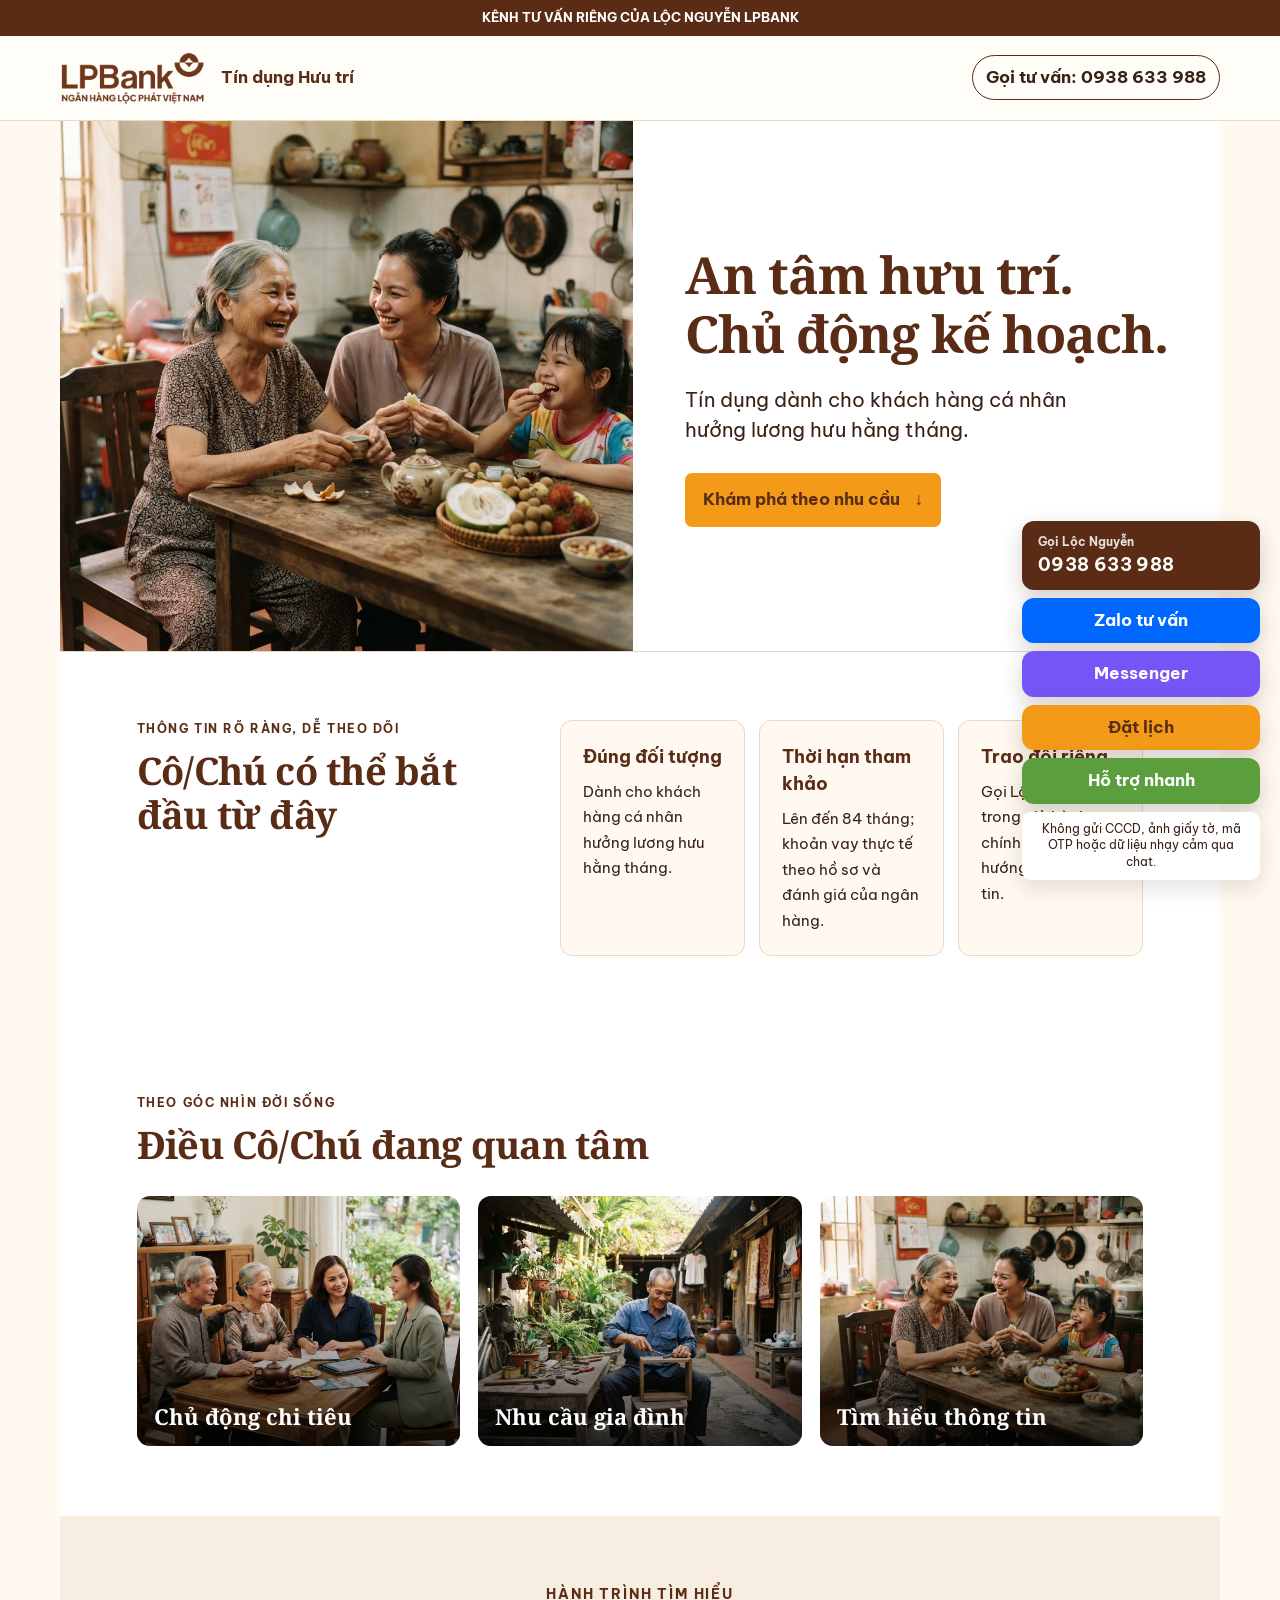
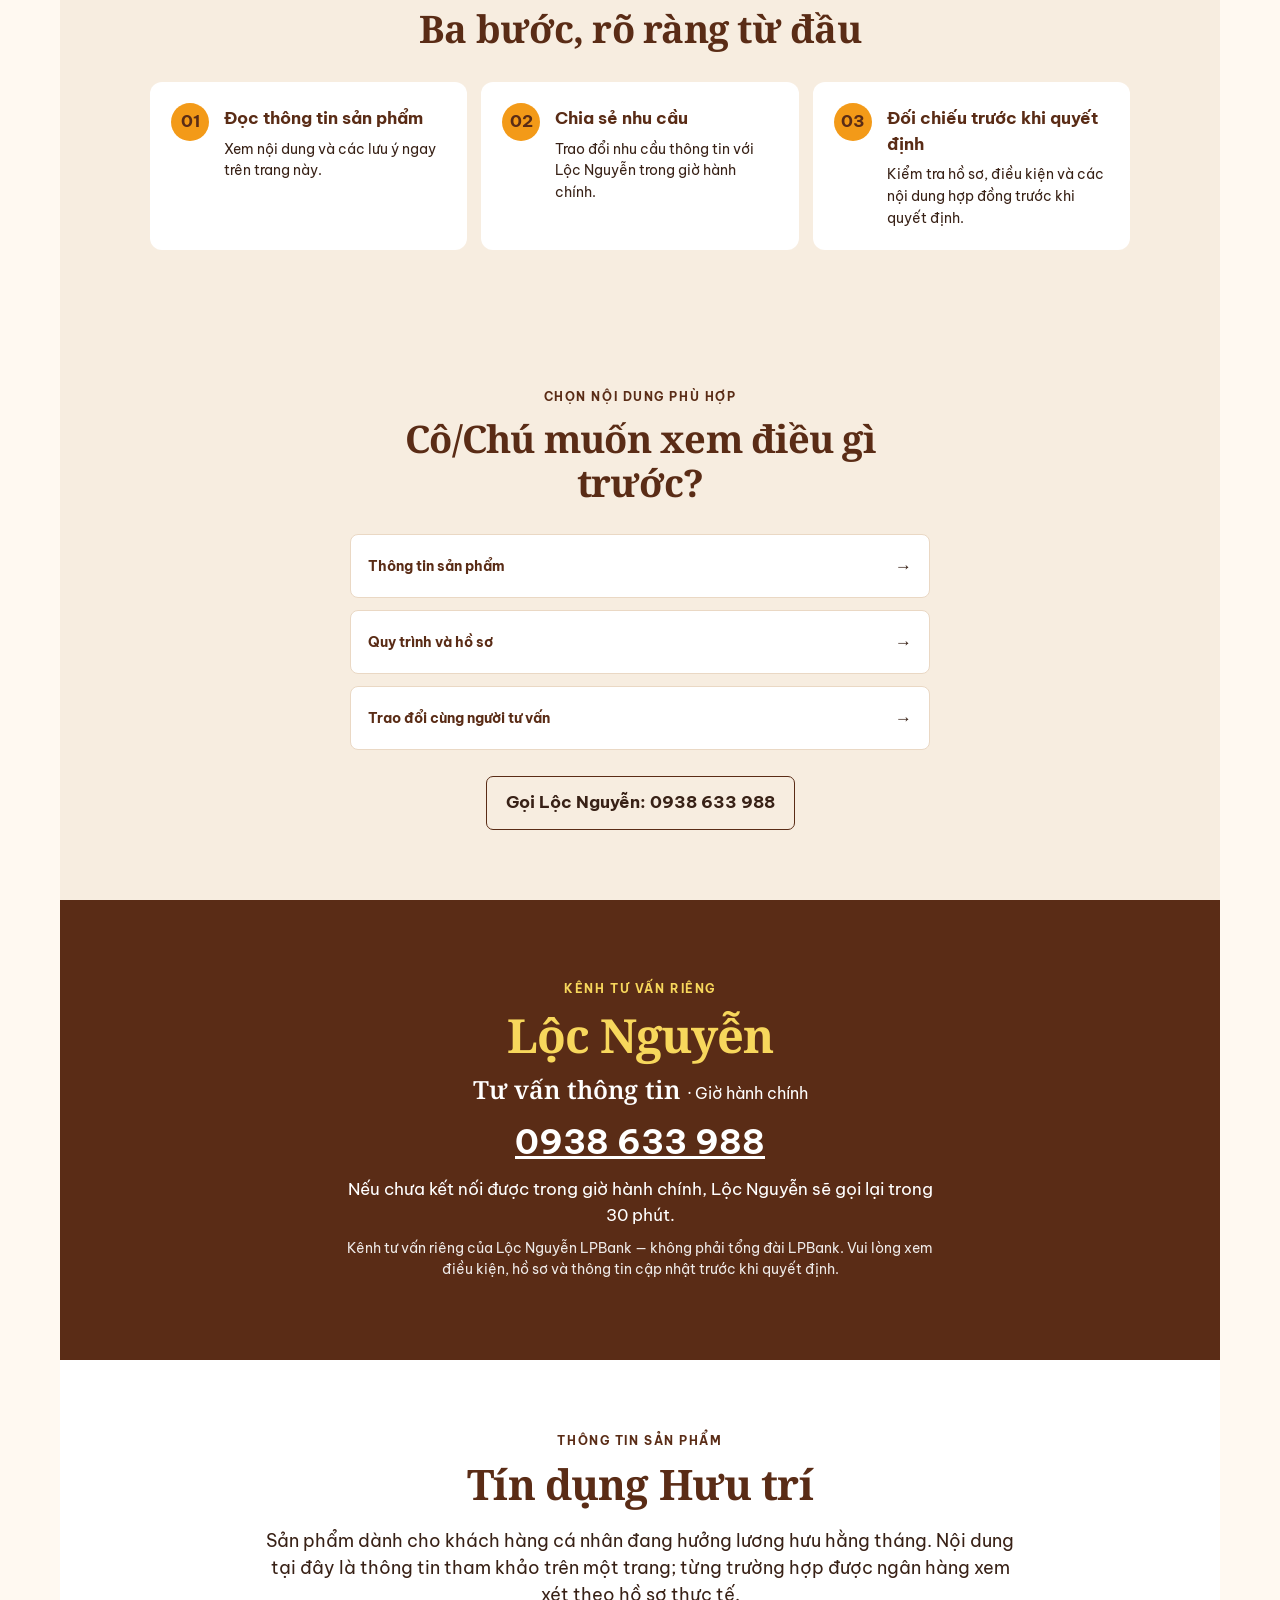
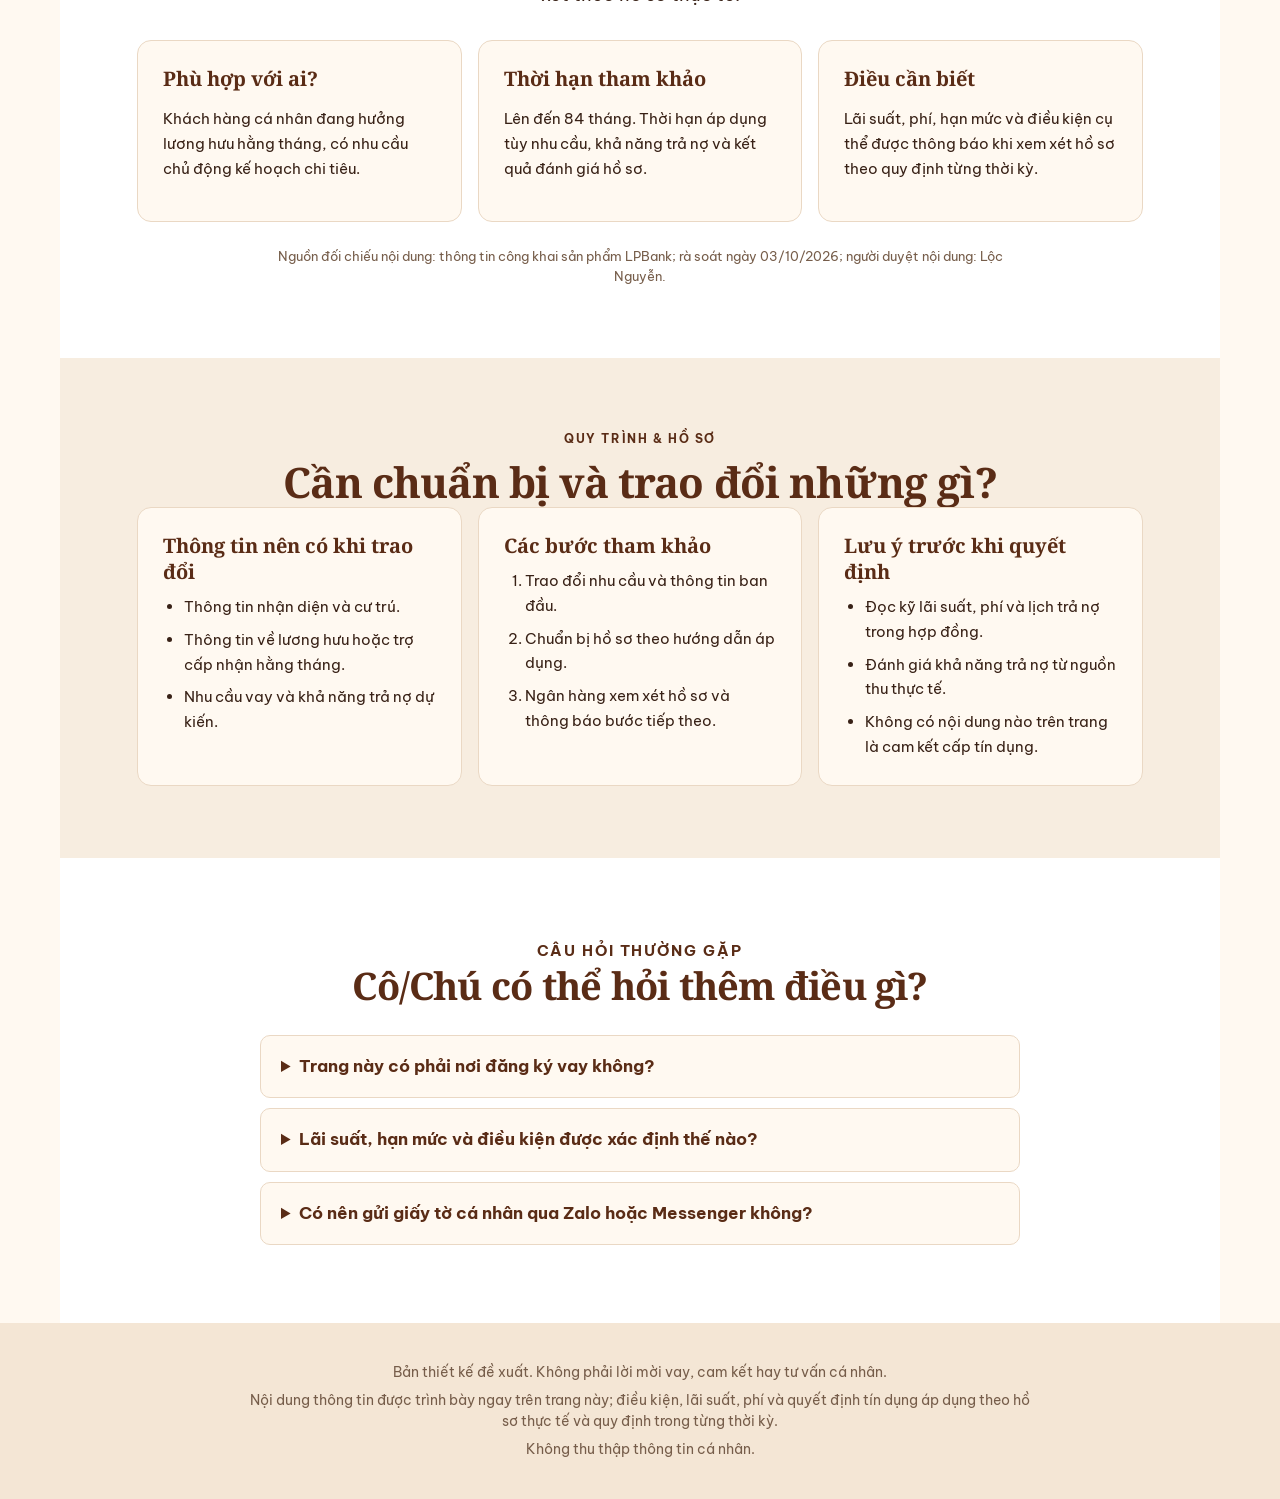
<file: index.html>
<!doctype html>
<html lang="vi">
<head>
  <meta charset="utf-8">
  <meta name="viewport" content="width=device-width,initial-scale=1">
  <meta name="robots" content="noindex,nofollow">
  <meta name="description" content="Bản xem trước thông tin Tín dụng Hưu trí LPBank và kênh tư vấn riêng.">
  <title>LPBank | Tín dụng Hưu trí</title>
  <link rel="icon" href="assets/logo-full.png" type="image/png">
  <link rel="stylesheet" href="styles.css?v=font-qa-r2-20261001">
  <link rel="stylesheet" href="structure.css?v=contact-r1-20261001">
  <link rel="stylesheet" href="contact.css?v=contact-r1-20261001">
  <link rel="stylesheet" href="product.css?v=local-content-r1-20261003">
  <link rel="stylesheet" href="local-content-qa.css?v=local-content-r2-20261003">
</head>
<body>
  <a class="skip-link" href="#main">Đi tới nội dung chính</a>
  <div class="preview-bar">KÊNH TƯ VẤN RIÊNG CỦA LỘC NGUYỄN LPBANK</div>
  <header class="topbar">
    <a class="brand" href="#main" aria-label="LPBank — về đầu trang"><img src="assets/logo-full.png" alt="LPBank — Ngân hàng Lộc Phát Việt Nam" width="145" height="69"></a>
    <span class="product-name">Tín dụng Hưu trí</span>
    <a class="phone-link" href="tel:0938633988" aria-label="Gọi Lộc Nguyễn, 0938 633 988">Gọi tư vấn: 0938 633 988</a>
  </header>
  <main id="main">
    <section class="hero" aria-labelledby="hero-title">
      <img class="hero-image" src="assets/stitch-hero.jpg" alt="Gia đình nhiều thế hệ quây quần bên bàn ăn" width="1200" height="800" fetchpriority="high">
      <div class="hero-content"><h1 id="hero-title"><span>An tâm hưu&nbsp;trí.</span><span>Chủ động kế&nbsp;hoạch.</span></h1><p>Tín dụng dành cho khách hàng cá nhân hưởng lương hưu hằng tháng.</p><a class="primary-button" href="#nhu-cau">Khám phá theo nhu cầu <span aria-hidden="true">↓</span></a></div>
    </section>
    <section class="quick-facts" aria-labelledby="quick-title"><div><p class="eyebrow">THÔNG TIN RÕ RÀNG, DỄ THEO DÕI</p><h2 id="quick-title">Cô/Chú có thể bắt đầu từ đây</h2></div><div class="fact-grid"><article><strong>Đúng đối tượng</strong><span>Dành cho khách hàng cá nhân hưởng lương hưu hằng tháng.</span></article><article><strong>Thời hạn tham khảo</strong><span>Lên đến 84 tháng; khoản vay thực tế theo hồ sơ và đánh giá của ngân hàng.</span></article><article><strong>Trao đổi riêng</strong><span>Gọi Lộc Nguyễn trong giờ hành chính để được hướng dẫn thông tin.</span></article></div></section>
    <section class="life-section" id="nhu-cau" aria-labelledby="life-title">
      <p class="eyebrow">THEO GÓC NHÌN ĐỜI SỐNG</p><h2 id="life-title">Điều Cô/Chú đang quan tâm</h2>
      <div class="photo-tiles">
        <a href="#thong-tin" class="photo-tile"><img src="assets/stitch-life-2.jpg" alt="Một người lớn tuổi ngồi thư thái bên cửa sổ" width="800" height="600" loading="lazy"><span>Chủ động chi tiêu</span></a>
        <a href="#thong-tin" class="photo-tile"><img src="assets/stitch-life-3.jpg" alt="Gia đình cùng trò chuyện trong không gian ấm áp" width="800" height="600" loading="lazy"><span>Nhu cầu gia đình</span></a>
        <a href="#thong-tin" class="photo-tile"><img src="assets/stitch-hero.jpg" alt="Gia đình nhiều thế hệ quây quần bên bàn ăn" width="1200" height="800" loading="lazy"><span>Tìm hiểu thông tin</span></a>
      </div>
    </section>
    <section class="journey-section" aria-labelledby="journey-title"><p class="eyebrow">HÀNH TRÌNH TÌM HIỂU</p><h2 id="journey-title">Ba bước, rõ ràng từ đầu</h2><ol><li><b>01</b><div><h3>Đọc thông tin sản phẩm</h3><p>Xem nội dung và các lưu ý ngay trên trang này.</p></div></li><li><b>02</b><div><h3>Chia sẻ nhu cầu</h3><p>Trao đổi nhu cầu thông tin với Lộc Nguyễn trong giờ hành chính.</p></div></li><li><b>03</b><div><h3>Đối chiếu trước khi quyết định</h3><p>Kiểm tra hồ sơ, điều kiện và các nội dung hợp đồng trước khi quyết định.</p></div></li></ol></section>
    <section class="choice-section" id="chon-noi-dung" aria-labelledby="choice-title">
      <p class="eyebrow">CHỌN NỘI DUNG PHÙ HỢP</p><h2 id="choice-title">Cô/Chú muốn xem điều gì trước?</h2>
      <nav class="choice-list" aria-label="Nội dung tư vấn"><a href="#thong-tin"><b>Thông tin sản phẩm</b><span aria-hidden="true">→</span></a><a href="#quy-trinh"><b>Quy trình và hồ sơ</b><span aria-hidden="true">→</span></a><a href="#lien-he"><b>Trao đổi cùng người tư vấn</b><span aria-hidden="true">→</span></a></nav>
      <a class="outline-phone" href="tel:0938633988">Gọi Lộc Nguyễn: 0938 633 988</a>
    </section>
    <section class="contact-section" id="lien-he" aria-labelledby="contact-title"><p class="eyebrow">KÊNH TƯ VẤN RIÊNG</p><h2 id="contact-title">Lộc Nguyễn</h2><p class="consultant">Tư vấn thông tin <span>· Giờ hành chính</span></p><a class="contact-number" href="tel:0938633988">0938 633 988</a><p>Nếu chưa kết nối được trong giờ hành chính, Lộc Nguyễn sẽ gọi lại trong 30 phút.</p><p class="boundary">Kênh tư vấn riêng của Lộc Nguyễn LPBank — không phải tổng đài LPBank. Vui lòng xem điều kiện, hồ sơ và thông tin cập nhật trước khi quyết định.</p></section>
    <section class="product-details" id="thong-tin" aria-labelledby="facts-title"><p class="eyebrow">THÔNG TIN SẢN PHẨM</p><h2 id="facts-title">Tín dụng Hưu trí</h2><p class="product-intro">Sản phẩm dành cho khách hàng cá nhân đang hưởng lương hưu hằng tháng. Nội dung tại đây là thông tin tham khảo trên một trang; từng trường hợp được ngân hàng xem xét theo hồ sơ thực tế.</p><div class="product-grid"><article><h3>Phù hợp với ai?</h3><p>Khách hàng cá nhân đang hưởng lương hưu hằng tháng, có nhu cầu chủ động kế hoạch chi tiêu.</p></article><article><h3>Thời hạn tham khảo</h3><p>Lên đến 84 tháng. Thời hạn áp dụng tùy nhu cầu, khả năng trả nợ và kết quả đánh giá hồ sơ.</p></article><article><h3>Điều cần biết</h3><p>Lãi suất, phí, hạn mức và điều kiện cụ thể được thông báo khi xem xét hồ sơ theo quy định từng thời kỳ.</p></article></div><p class="source-note">Nguồn đối chiếu nội dung: thông tin công khai sản phẩm LPBank; rà soát ngày 03/10/2026; người duyệt nội dung: Lộc Nguyễn.</p></section>
    <section class="process-card" id="quy-trinh" aria-labelledby="process-title"><p class="eyebrow">QUY TRÌNH &amp; HỒ SƠ</p><h2 id="process-title">Cần chuẩn bị và trao đổi những gì?</h2><div class="process-grid"><article><h3>Thông tin nên có khi trao đổi</h3><ul><li>Thông tin nhận diện và cư trú.</li><li>Thông tin về lương hưu hoặc trợ cấp nhận hằng tháng.</li><li>Nhu cầu vay và khả năng trả nợ dự kiến.</li></ul></article><article><h3>Các bước tham khảo</h3><ol><li>Trao đổi nhu cầu và thông tin ban đầu.</li><li>Chuẩn bị hồ sơ theo hướng dẫn áp dụng.</li><li>Ngân hàng xem xét hồ sơ và thông báo bước tiếp theo.</li></ol></article><article><h3>Lưu ý trước khi quyết định</h3><ul><li>Đọc kỹ lãi suất, phí và lịch trả nợ trong hợp đồng.</li><li>Đánh giá khả năng trả nợ từ nguồn thu thực tế.</li><li>Không có nội dung nào trên trang là cam kết cấp tín dụng.</li></ul></article></div></section>
    <section class="faq-section" aria-labelledby="faq-title"><p class="eyebrow">CÂU HỎI THƯỜNG GẶP</p><h2 id="faq-title">Cô/Chú có thể hỏi thêm điều gì?</h2><details><summary>Trang này có phải nơi đăng ký vay không?</summary><p>Không. Trang chỉ cung cấp thông tin và kênh trao đổi; không thu thập hồ sơ hay thông tin cá nhân.</p></details><details><summary>Lãi suất, hạn mức và điều kiện được xác định thế nào?</summary><p>Các nội dung này được thông báo khi hồ sơ được xem xét theo quy định áp dụng trong từng thời kỳ.</p></details><details><summary>Có nên gửi giấy tờ cá nhân qua Zalo hoặc Messenger không?</summary><p>Không gửi CCCD, ảnh giấy tờ, mã OTP hay dữ liệu nhạy cảm qua chat. Lộc Nguyễn sẽ hướng dẫn kênh phù hợp khi cần.</p></details></section>
  </main>
  <footer><p>Bản thiết kế đề xuất. Không phải lời mời vay, cam kết hay tư vấn cá nhân.</p><p>Nội dung thông tin được trình bày ngay trên trang này; điều kiện, lãi suất, phí và quyết định tín dụng áp dụng theo hồ sơ thực tế và quy định trong từng thời kỳ.</p><p>Không thu thập thông tin cá nhân.</p></footer>
  <nav class="contact-dock" aria-label="Liên hệ nhanh"><a class="dock-main" href="tel:0938633988" aria-label="Gọi Lộc Nguyễn, 0938 633 988"><span>Gọi Lộc Nguyễn</span><b>0938 633 988</b></a><a class="dock-action dock-zalo" href="https://zalo.me/0938633988" target="_blank" rel="noopener noreferrer" aria-label="Mở Zalo tư vấn Lộc Nguyễn trong trang mới. Không gửi CCCD, ảnh giấy tờ, mã OTP hoặc dữ liệu nhạy cảm qua chat.">Zalo tư vấn</a><a class="dock-action dock-messenger" href="https://m.me/locnguyenhcm" target="_blank" rel="noopener noreferrer" aria-label="Mở Messenger của Lộc Nguyễn trong trang mới. Không gửi CCCD, ảnh giấy tờ, mã OTP hoặc dữ liệu nhạy cảm qua chat.">Messenger</a><a class="dock-action dock-book" href="https://zalo.me/0938633988" target="_blank" rel="noopener noreferrer" aria-label="Mở Zalo để đặt lịch trong trang mới. Không gửi CCCD, ảnh giấy tờ, mã OTP hoặc dữ liệu nhạy cảm qua chat.">Đặt lịch</a><a class="dock-help" href="https://zalo.me/0949532478" target="_blank" rel="noopener noreferrer" aria-label="Mở Zalo hỗ trợ nhanh trong trang mới. Không gửi CCCD, ảnh giấy tờ, mã OTP hoặc dữ liệu nhạy cảm qua chat.">Hỗ trợ nhanh</a><p class="dock-disclosure">Không gửi CCCD, ảnh giấy tờ, mã OTP hoặc dữ liệu nhạy cảm qua chat.</p></nav>
</body>
</html>
</file>
<file: styles.css>
@font-face{font-family:'Be Vietnam Pro';font-weight:400;src:url('assets/fonts/BeVietnamPro-Regular.ttf')}@font-face{font-family:'Be Vietnam Pro';font-weight:600;src:url('assets/fonts/BeVietnamPro-SemiBold.ttf')}@font-face{font-family:'Be Vietnam Pro';font-weight:700;src:url('assets/fonts/BeVietnamPro-Bold.ttf')}@font-face{font-family:'Noto Serif';font-weight:600;src:url('assets/fonts/NotoSerif-SemiBold.ttf')}@font-face{font-family:'Noto Serif';font-weight:700;src:url('assets/fonts/NotoSerif-Bold.ttf')}:root{--orange:#f39a18;--brown:#5a2c16;--cream:#fff9f1;--ink:#382116;--line:#ead8c4;--muted:#765d4a;--body:'Be Vietnam Pro',Arial,sans-serif;--display:'Noto Serif',Georgia,serif}*{box-sizing:border-box}html{font-synthesis:none;scroll-behavior:smooth;text-size-adjust:100%;-webkit-text-size-adjust:100%}body{margin:0;background:var(--cream);color:var(--ink);font:17px/1.5 var(--body)}a{color:inherit}a:focus-visible{outline:4px solid #005fcc;outline-offset:4px}.skip-link{position:absolute;left:-999px}.skip-link:focus{left:8px;top:8px;z-index:9;background:#fff;padding:12px}.preview-bar{padding:8px;background:var(--brown);color:#fff;text-align:center;font-size:13px;font-weight:700}.topbar{display:flex;align-items:center;gap:16px;justify-content:space-between;padding:15px max(20px,calc((100vw - 1160px)/2));background:#fffdf8;border-bottom:1px solid var(--line)}.brand img{display:block;width:145px;height:auto}.product-name{margin-right:auto;color:var(--brown);font-weight:700}.phone-link,.outline-phone{border:1.5px solid var(--brown);font-weight:700;text-decoration:none}.phone-link{padding:9px 13px;border-radius:999px;white-space:nowrap}main{max-width:1160px;margin:auto}.hero{display:grid;grid-template-columns:1fr 1fr;min-height:530px;background:#fff}.hero-image{width:100%;height:100%;min-height:530px;object-fit:cover}.hero-content{align-self:center;padding:52px}h1,h2{margin:0;color:var(--brown);font-family:var(--display);font-variant-ligatures:none;letter-spacing:-.02em;line-height:1.16;overflow-wrap:break-word}.hero h1{font-size:clamp(42px,4vw,60px)}.hero h1 span{display:block;white-space:nowrap}.hero-content p{max-width:390px;margin:21px 0 28px;font-size:20px}.primary-button{display:inline-flex;align-items:center;justify-content:center;gap:14px;min-height:54px;padding:12px 18px;border-radius:7px;background:var(--orange);color:var(--brown);font-weight:700;text-decoration:none}.life-section,.choice-section,.contact-section,.facts-card{padding:70px max(28px,6vw)}.life-section,.facts-card{background:#fff}.eyebrow{margin:0 0 10px;color:var(--brown);font-size:12px;font-weight:700;letter-spacing:.13em}.life-section h2,.choice-section h2{margin-bottom:30px;font-size:38px}.photo-tiles{display:grid;grid-template-columns:repeat(3,1fr);gap:18px}.photo-tile{position:relative;min-height:250px;overflow:hidden;border-radius:13px;text-decoration:none}.photo-tile:after{position:absolute;inset:0;content:"";background:linear-gradient(transparent 45%,#000b)}.photo-tile img{position:absolute;width:100%;height:100%;object-fit:cover}.photo-tile span{position:absolute;right:14px;bottom:16px;left:17px;z-index:1;color:#fff;font:700 22px/1.25 var(--display)}.choice-section{background:#f7ede0;text-align:center}.choice-section h2{margin-right:auto;margin-left:auto;max-width:530px}.choice-list{display:grid;max-width:580px;margin:auto;gap:12px}.choice-list a{display:flex;align-items:center;justify-content:space-between;min-height:64px;padding:12px 17px;border:1px solid var(--line);border-radius:8px;background:#fff;text-align:left;text-decoration:none}.choice-list b{color:var(--brown);font-size:14px}.outline-phone{display:inline-block;margin-top:26px;padding:13px 19px;border-radius:7px}.contact-section{background:var(--brown);color:#fff;text-align:center}.contact-section .eyebrow,.contact-section h2{color:#f7d75c}.contact-section h2{font-size:47px}.consultant{margin:10px 0 0;font:25px var(--display)}.consultant span{font:16px var(--body)}.contact-number{color:#fff;font-size:34px;font-weight:700}.contact-section p,.facts-card>p:not(.eyebrow){max-width:590px;margin:10px auto}.boundary{font-size:14px;opacity:.9}.facts-card{text-align:center}.facts-card h2{font-size:45px}.facts-card>p:not(.eyebrow){margin:17px auto 26px}footer{padding:32px;background:#f4e6d5;color:var(--muted);font-size:14px;text-align:center}footer p{max-width:780px;margin:7px auto}footer a{color:var(--brown);font-weight:700}@media(max-width:900px){.hero{display:flex;flex-direction:column}.hero-image{order:0;min-height:390px}.hero-content{order:1;padding:44px 48px}.hero h1{font-size:48px}}@media(max-width:760px){body{font-size:16px}.topbar{gap:10px;padding:12px 16px}.brand img{width:103px}.product-name{display:none}.phone-link{padding:8px 10px;font-size:12px}.hero-image{min-height:330px}.hero-content{padding:34px 24px 42px}.hero h1{font-size:36px}.hero-content p{font-size:18px}.life-section{padding:50px 20px}.life-section h2{font-size:31px}.photo-tiles{grid-template-columns:1fr}.photo-tile{min-height:206px}.choice-section,.contact-section,.facts-card{padding:52px 20px}.choice-section h2{font-size:32px}.contact-section h2{font-size:42px}.facts-card h2{font-size:39px}.contact-number{font-size:30px}}@media(prefers-reduced-motion:reduce){html{scroll-behavior:auto}}
</file>
<file: structure.css>
.quick-facts,.journey-section{padding:68px max(28px,6vw);background:#fff}.quick-facts{display:grid;grid-template-columns:.8fr 1.2fr;gap:34px;border-top:1px solid var(--line)}.quick-facts h2,.journey-section h2{font-size:38px}.fact-grid,.journey-section ol{display:grid;grid-template-columns:repeat(3,1fr);gap:14px}.fact-grid article{padding:22px;border:1px solid var(--line);border-radius:12px;background:#fff9f1}.fact-grid strong{display:block;margin-bottom:9px;color:var(--brown);font-size:18px}.fact-grid span{font-size:15px;line-height:1.55}.journey-section{background:#f7ede0;text-align:center}.journey-section h2{margin-bottom:32px}.journey-section ol{max-width:980px;margin:0 auto;padding:0;list-style:none;text-align:left}.journey-section li{display:flex;gap:15px;padding:21px;border-radius:12px;background:#fff}.journey-section li>b{display:grid;flex:0 0 38px;width:38px;height:38px;place-items:center;border-radius:50%;background:var(--orange);color:var(--brown)}.journey-section h3{margin:3px 0 7px;color:var(--brown);font-size:17px}.journey-section p{margin:0;font-size:14px;line-height:1.55}@media(max-width:900px){.quick-facts{grid-template-columns:1fr}.fact-grid,.journey-section ol{grid-template-columns:1fr}}@media(max-width:760px){.quick-facts,.journey-section{padding:48px 20px}.quick-facts h2,.journey-section h2{font-size:31px}.fact-grid{gap:10px}.fact-grid article{padding:18px}.hero-content,.hero h1{min-width:0;max-width:100%}.hero h1{font-size:34px}.hero h1 span{white-space:nowrap}}
</file>
<file: contact.css>
.contact-dock{position:fixed;right:20px;bottom:20px;z-index:10;display:grid;gap:8px;max-width:238px}.contact-dock a{min-height:44px;border-radius:12px;font-weight:700;text-decoration:none;box-shadow:0 8px 22px #38211633}.dock-main{display:grid;padding:12px 16px;background:var(--brown);color:#fff}.dock-main span{font-size:12px;opacity:.85}.dock-main b{font-size:18px;letter-spacing:.02em}.dock-action,.dock-help{display:flex;align-items:center;justify-content:center;padding:10px 14px;color:#fff}.dock-zalo{background:#0068ff}.dock-messenger{background:#7555f5}.dock-book{background:#f39a18;color:var(--brown)!important}.dock-help{background:#5a9e3e}.contact-dock a:hover{filter:brightness(.94);transform:translateY(-1px)}@media(max-width:760px){.contact-dock{right:10px;bottom:10px;left:10px;grid-template-columns:repeat(2,1fr);max-width:none}.dock-main{grid-column:span 2;text-align:center}.dock-help{grid-column:span 2}}
</file>
<file: product.css>
.product-details,.process-card{padding:72px max(28px,6vw);background:#fff;text-align:center}.product-details h2,.process-card h2{font-size:42px}.product-intro{max-width:760px;margin:18px auto 32px;font-size:18px}.product-grid,.process-grid{display:grid;grid-template-columns:repeat(3,1fr);gap:16px;max-width:1100px;margin:auto;text-align:left}.product-grid article,.process-grid article{padding:25px;border:1px solid var(--line);border-radius:14px;background:#fff9f1}.product-grid h3,.process-grid h3{margin:0 0 10px;color:var(--brown);font:700 20px/1.3 var(--display)}.product-grid p,.process-grid li{font-size:15px;line-height:1.65}.process-card{background:#f7ede0}.process-grid{counter-reset:steps}.process-grid ul,.process-grid ol{margin:0;padding-left:21px}.process-grid li+li{margin-top:8px}@media(max-width:900px){.product-grid,.process-grid{grid-template-columns:1fr}}@media(max-width:760px){.product-details,.process-card{padding:52px 20px}.product-details h2,.process-card h2{font-size:33px}.product-intro{font-size:16px}.product-grid article,.process-grid article{padding:20px}}
</file>
<file: local-content-qa.css>
.source-note{max-width:760px;margin:25px auto 0;color:var(--muted);font-size:13px}.faq-section{padding:68px max(28px,15vw);background:#fff;text-align:center}.faq-section h2{margin-bottom:28px;font-size:38px}.faq-section details{max-width:760px;margin:10px auto;padding:18px 20px;border:1px solid var(--line);border-radius:10px;background:#fff9f1;text-align:left}.faq-section summary{color:var(--brown);font-weight:700;cursor:pointer}.faq-section p{margin:13px 0 0;font-size:15px;line-height:1.6}.dock-disclosure{margin:0;padding:9px 12px;border-radius:9px;background:#fff;color:#382116;font-size:12px;line-height:1.4;text-align:center;box-shadow:0 8px 22px #38211622}@media(max-width:760px){.faq-section{padding:48px 20px}.faq-section h2{font-size:31px}.contact-dock{position:static;margin:18px 10px 24px;max-width:none}.contact-dock a{box-shadow:none}.dock-disclosure{grid-column:span 2;box-shadow:none}}
</file>
